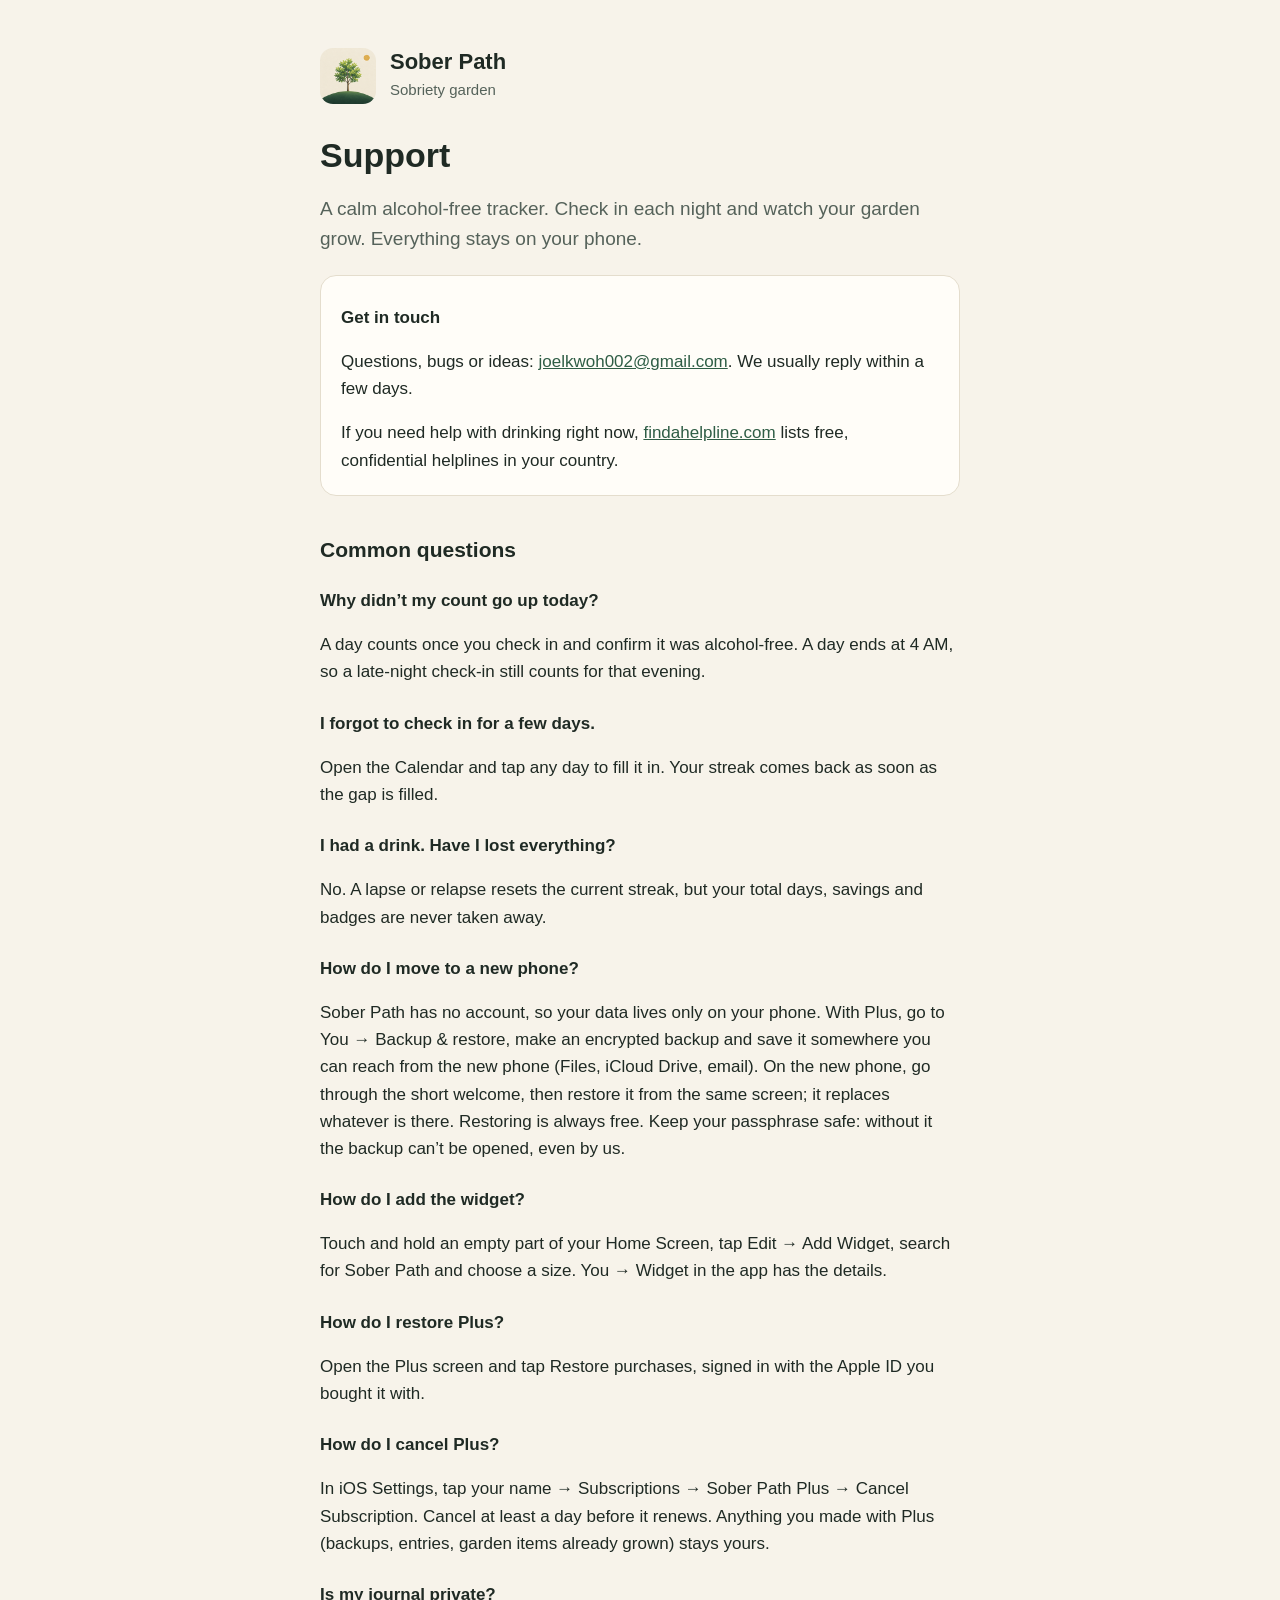
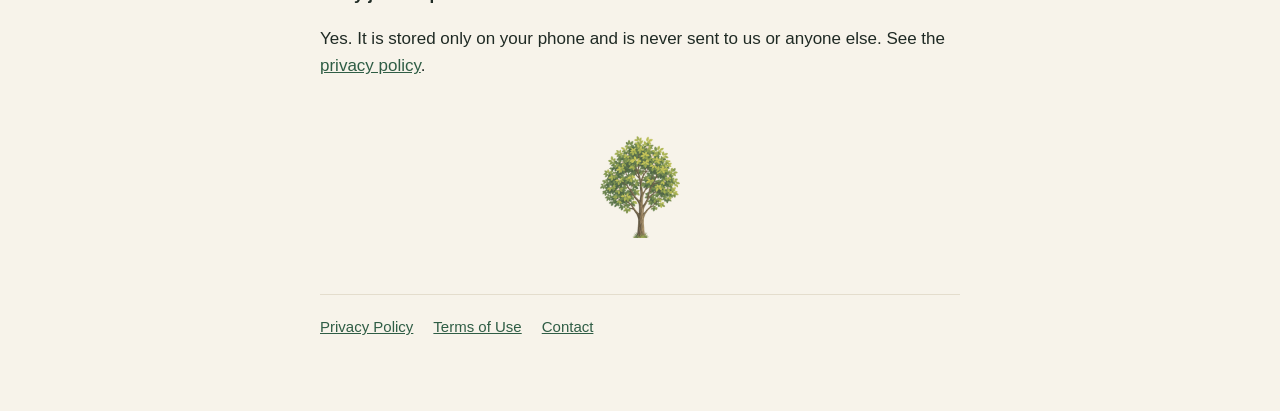
<file: index.html>
<!doctype html>
<html lang="en-GB">
<head>
  <meta charset="utf-8">
  <meta name="viewport" content="width=device-width, initial-scale=1">
  <title>Sober Path Support</title>
  <meta name="description" content="Help with Sober Path: check-ins, backups, Plus and getting in touch.">
  <link rel="icon" href="icon.png">
  <link rel="stylesheet" href="style.css">
</head>
<body>
<main>
  <header>
    <img src="icon.png" alt="">
    <div><strong>Sober Path</strong><span>Sobriety garden</span></div>
  </header>

  <h1>Support</h1>
  <p class="lede">A calm alcohol-free tracker. Check in each night and watch your garden grow. Everything stays on your phone.</p>

  <div class="card">
    <h3>Get in touch</h3>
    <p>Questions, bugs or ideas: <a href="mailto:joelkwoh002@gmail.com">joelkwoh002@gmail.com</a>. We usually reply within a few days.</p>
    <p>If you need help with drinking right now, <a href="https://findahelpline.com">findahelpline.com</a> lists free, confidential helplines in your country.</p>
  </div>

  <h2>Common questions</h2>

  <h3>Why didn’t my count go up today?</h3>
  <p>A day counts once you check in and confirm it was alcohol-free. A day ends at 4 AM, so a late-night check-in still counts for that evening.</p>

  <h3>I forgot to check in for a few days.</h3>
  <p>Open the Calendar and tap any day to fill it in. Your streak comes back as soon as the gap is filled.</p>

  <h3>I had a drink. Have I lost everything?</h3>
  <p>No. A lapse or relapse resets the current streak, but your total days, savings and badges are never taken away.</p>

  <h3>How do I move to a new phone?</h3>
  <p>Sober Path has no account, so your data lives only on your phone. With Plus, go to You → Backup &amp; restore, make an encrypted backup and save it somewhere you can reach from the new phone (Files, iCloud Drive, email). On the new phone, go through the short welcome, then restore it from the same screen; it replaces whatever is there. Restoring is always free. Keep your passphrase safe: without it the backup can’t be opened, even by us.</p>

  <h3>How do I add the widget?</h3>
  <p>Touch and hold an empty part of your Home Screen, tap Edit → Add Widget, search for Sober Path and choose a size. You → Widget in the app has the details.</p>

  <h3>How do I restore Plus?</h3>
  <p>Open the Plus screen and tap Restore purchases, signed in with the Apple ID you bought it with.</p>

  <h3>How do I cancel Plus?</h3>
  <p>In iOS Settings, tap your name → Subscriptions → Sober Path Plus → Cancel Subscription. Cancel at least a day before it renews. Anything you made with Plus (backups, entries, garden items already grown) stays yours.</p>

  <h3>Is my journal private?</h3>
  <p>Yes. It is stored only on your phone and is never sent to us or anyone else. See the <a href="privacy/">privacy policy</a>.</p>

  <img class="tree" src="tree.png" alt="">
  <footer>
    <a href="privacy/">Privacy Policy</a>
    <a href="https://www.apple.com/legal/internet-services/itunes/dev/stdeula/">Terms of Use</a>
    <a href="mailto:joelkwoh002@gmail.com">Contact</a>
  </footer>
</main>
</body>
</html>
</file>
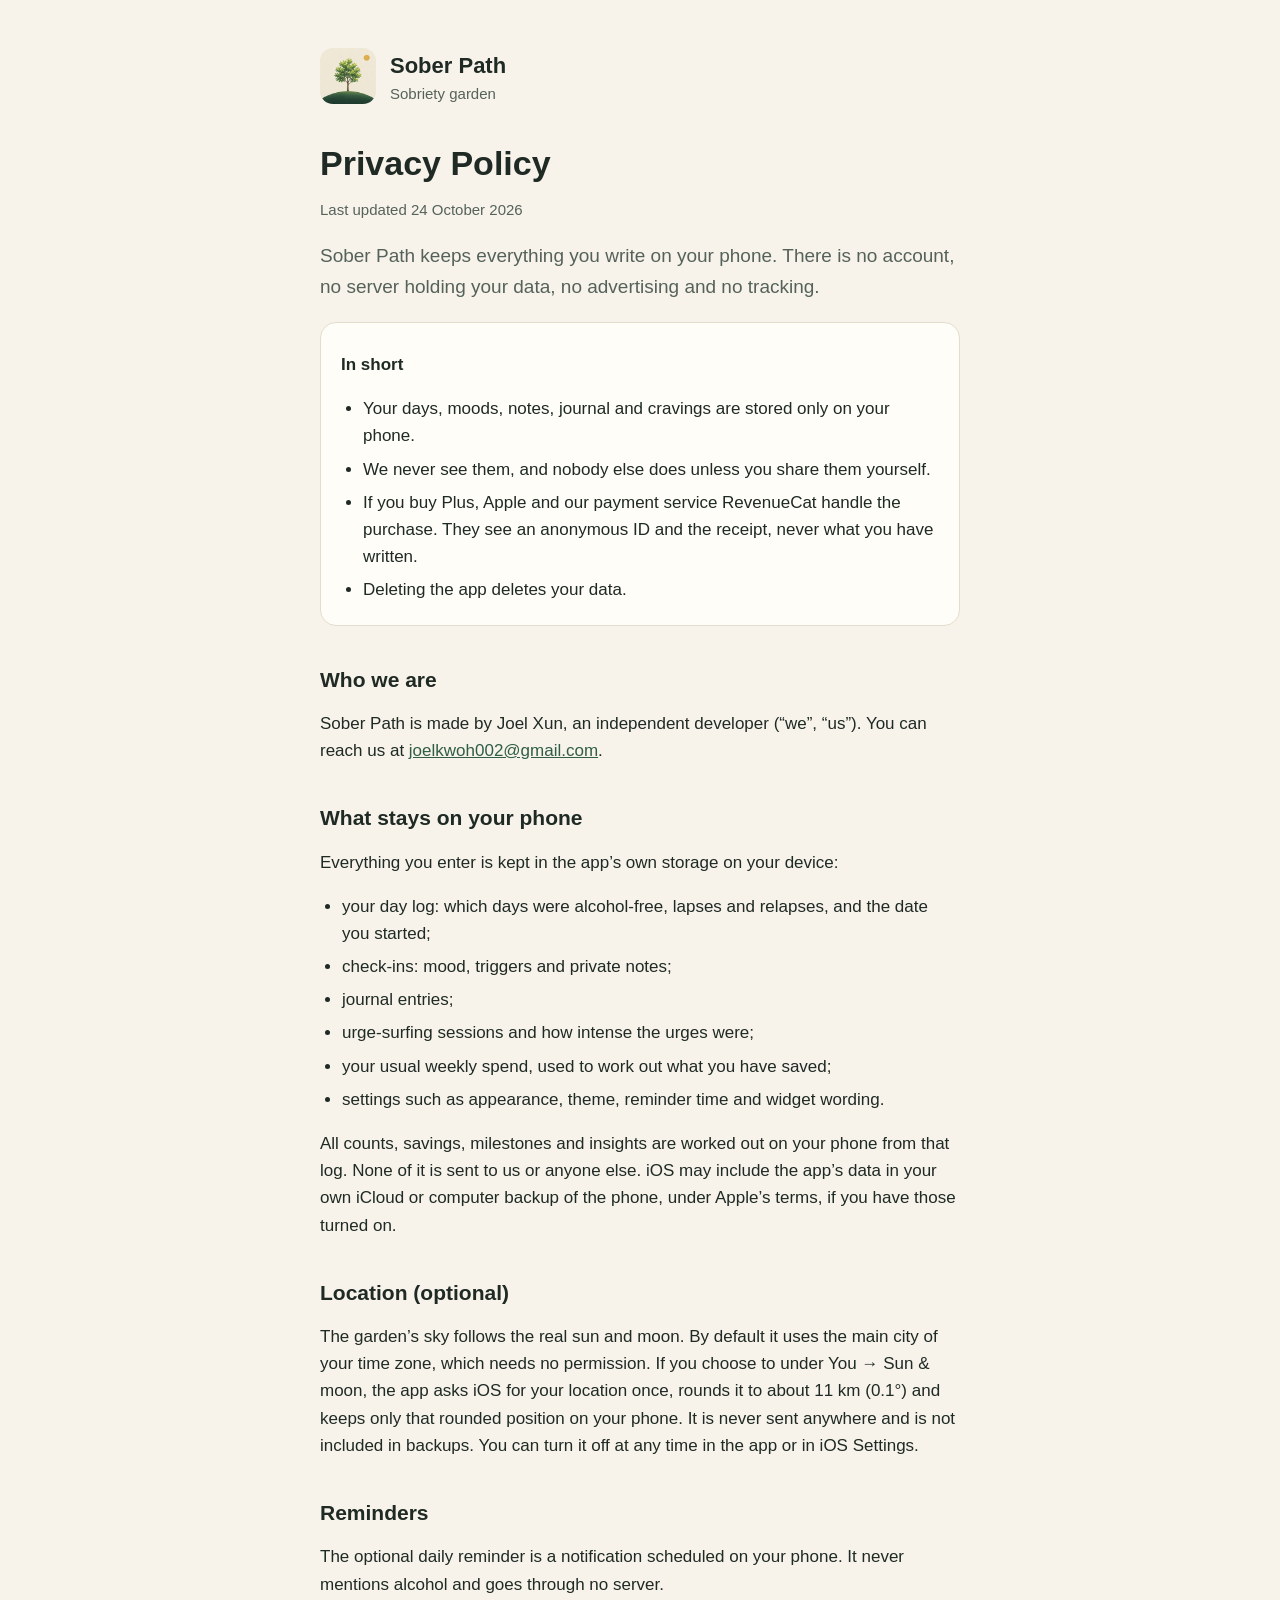
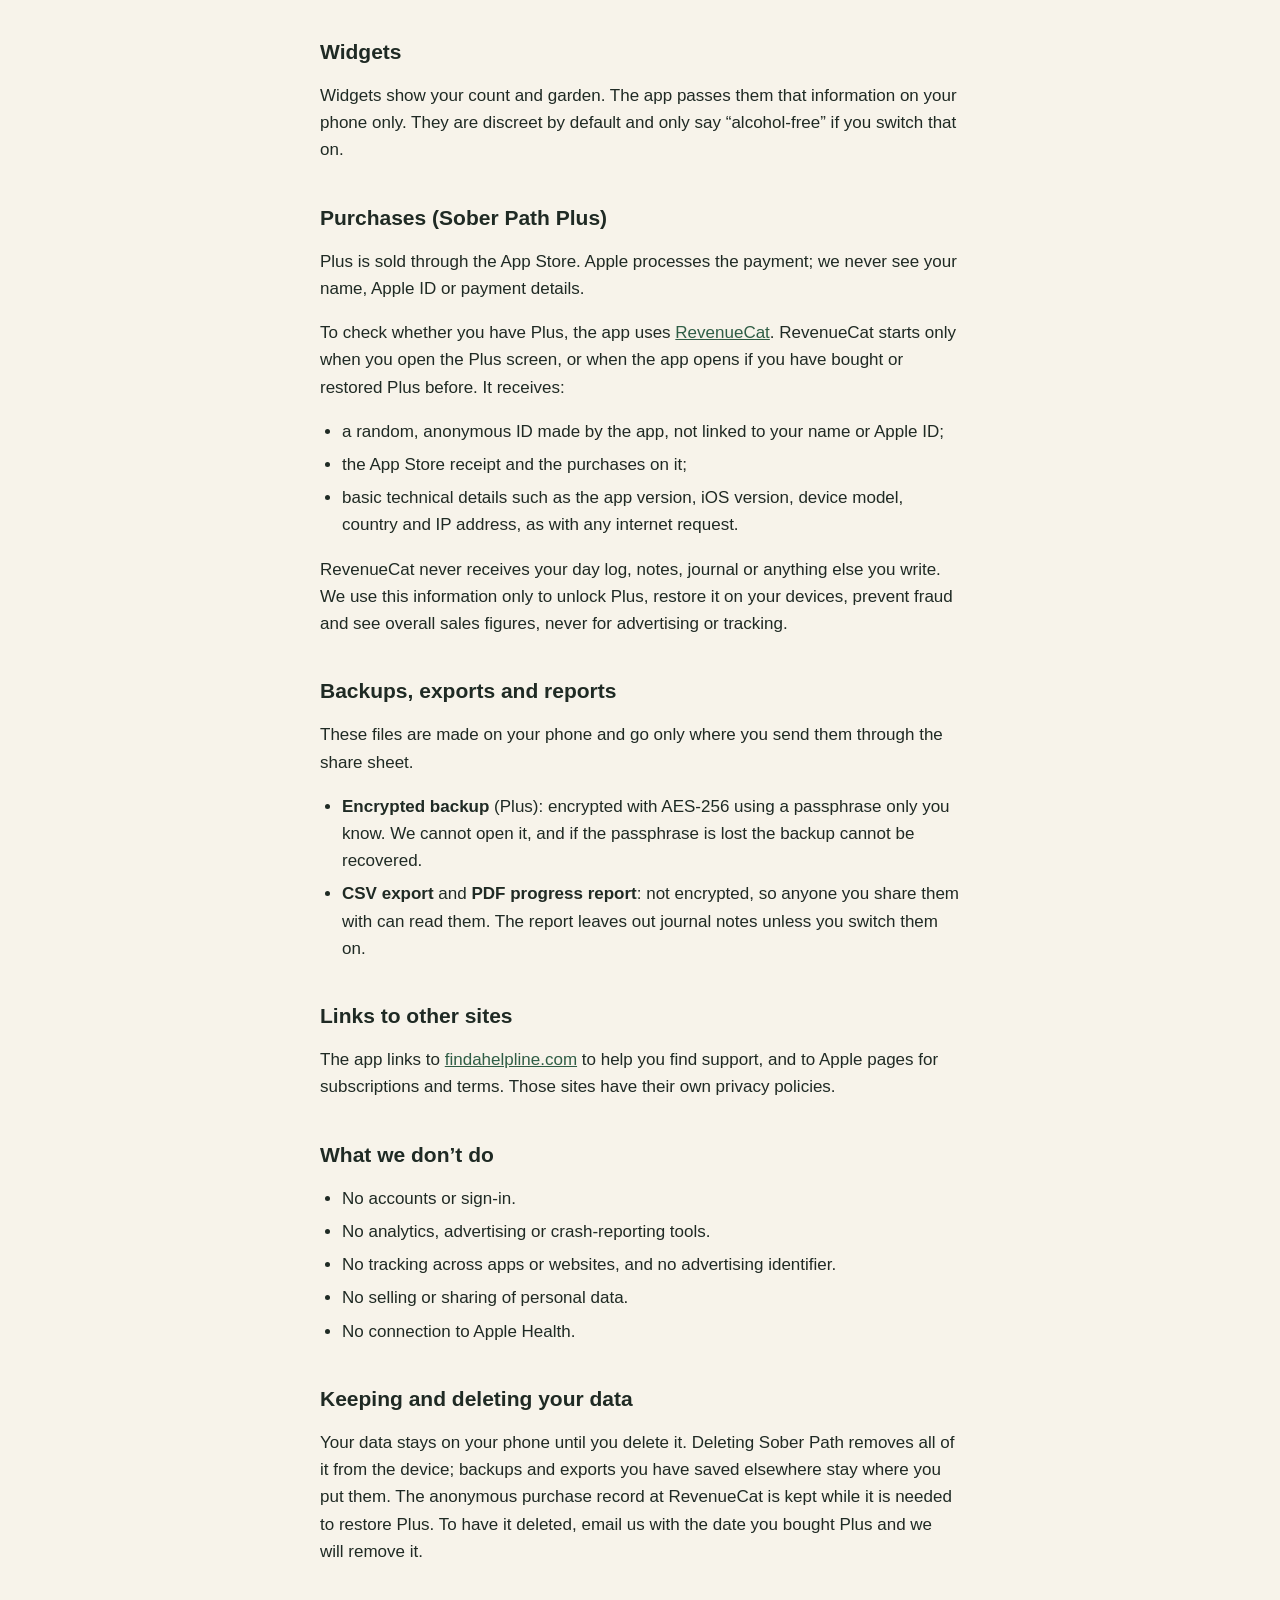
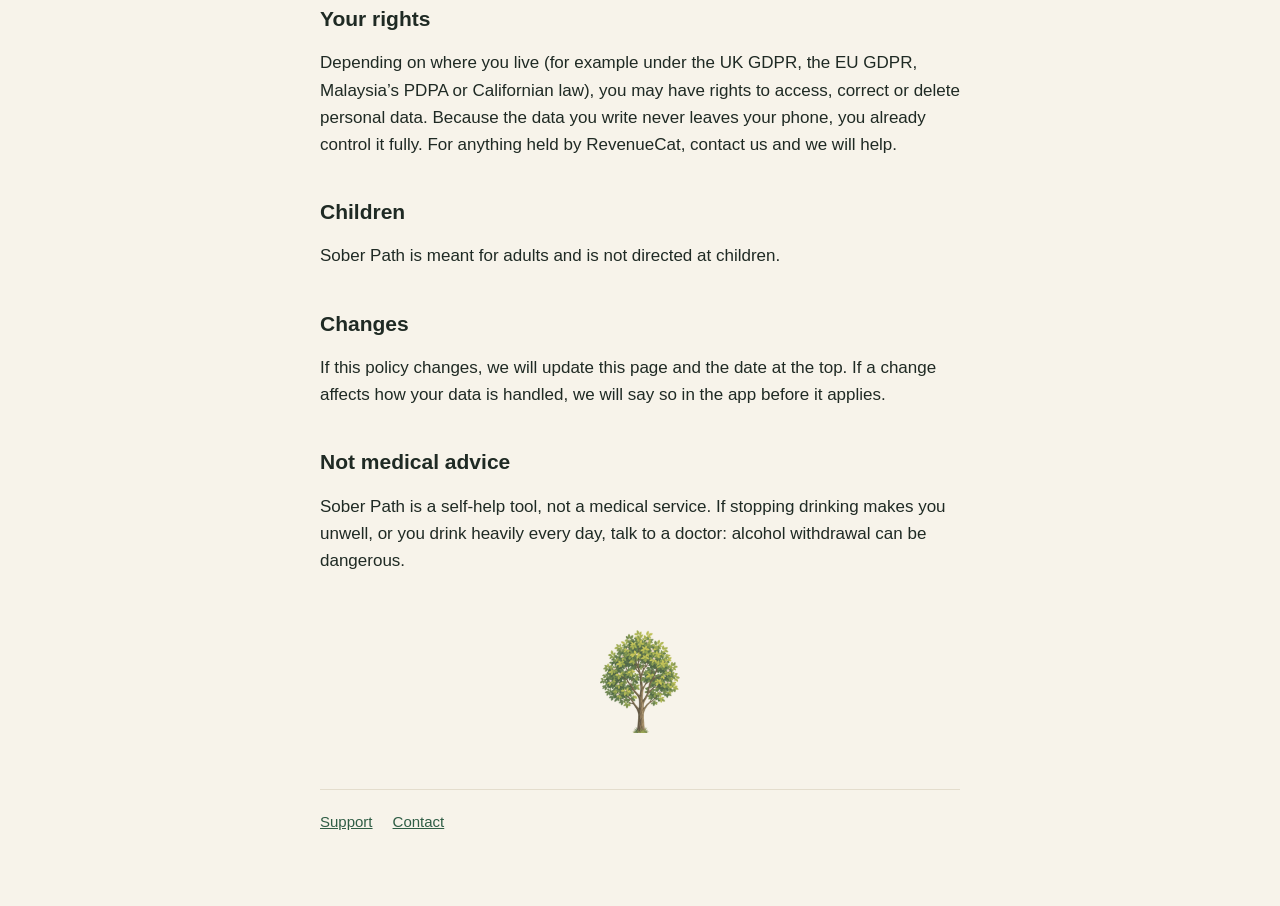
<file: privacy/index.html>
<!doctype html>
<html lang="en-GB">
<head>
  <meta charset="utf-8">
  <meta name="viewport" content="width=device-width, initial-scale=1">
  <title>Privacy Policy · Sober Path</title>
  <meta name="description" content="Sober Path keeps your days, notes and journal on your phone. No account, no tracking.">
  <link rel="icon" href="../icon.png">
  <link rel="stylesheet" href="../style.css">
</head>
<body>
<main>
  <header>
    <a href="../"><img src="../icon.png" alt=""></a>
    <a href="../"><strong>Sober Path</strong><span>Sobriety garden</span></a>
  </header>

  <h1>Privacy Policy</h1>
  <p class="updated">Last updated 24 October 2026</p>
  <p class="lede">Sober Path keeps everything you write on your phone. There is no account, no server holding your data, no advertising and no tracking.</p>

  <div class="card">
    <h3>In short</h3>
    <ul>
      <li>Your days, moods, notes, journal and cravings are stored only on your phone.</li>
      <li>We never see them, and nobody else does unless you share them yourself.</li>
      <li>If you buy Plus, Apple and our payment service RevenueCat handle the purchase. They see an anonymous ID and the receipt, never what you have written.</li>
      <li>Deleting the app deletes your data.</li>
    </ul>
  </div>

  <h2>Who we are</h2>
  <p>Sober Path is made by Joel Xun, an independent developer (“we”, “us”). You can reach us at <a href="mailto:joelkwoh002@gmail.com">joelkwoh002@gmail.com</a>.</p>

  <h2>What stays on your phone</h2>
  <p>Everything you enter is kept in the app’s own storage on your device:</p>
  <ul>
    <li>your day log: which days were alcohol-free, lapses and relapses, and the date you started;</li>
    <li>check-ins: mood, triggers and private notes;</li>
    <li>journal entries;</li>
    <li>urge-surfing sessions and how intense the urges were;</li>
    <li>your usual weekly spend, used to work out what you have saved;</li>
    <li>settings such as appearance, theme, reminder time and widget wording.</li>
  </ul>
  <p>All counts, savings, milestones and insights are worked out on your phone from that log. None of it is sent to us or anyone else. iOS may include the app’s data in your own iCloud or computer backup of the phone, under Apple’s terms, if you have those turned on.</p>

  <h2>Location (optional)</h2>
  <p>The garden’s sky follows the real sun and moon. By default it uses the main city of your time zone, which needs no permission. If you choose to under You → Sun &amp; moon, the app asks iOS for your location once, rounds it to about 11 km (0.1°) and keeps only that rounded position on your phone. It is never sent anywhere and is not included in backups. You can turn it off at any time in the app or in iOS Settings.</p>

  <h2>Reminders</h2>
  <p>The optional daily reminder is a notification scheduled on your phone. It never mentions alcohol and goes through no server.</p>

  <h2>Widgets</h2>
  <p>Widgets show your count and garden. The app passes them that information on your phone only. They are discreet by default and only say “alcohol-free” if you switch that on.</p>

  <h2>Purchases (Sober Path Plus)</h2>
  <p>Plus is sold through the App Store. Apple processes the payment; we never see your name, Apple ID or payment details.</p>
  <p>To check whether you have Plus, the app uses <a href="https://www.revenuecat.com/privacy">RevenueCat</a>. RevenueCat starts only when you open the Plus screen, or when the app opens if you have bought or restored Plus before. It receives:</p>
  <ul>
    <li>a random, anonymous ID made by the app, not linked to your name or Apple ID;</li>
    <li>the App Store receipt and the purchases on it;</li>
    <li>basic technical details such as the app version, iOS version, device model, country and IP address, as with any internet request.</li>
  </ul>
  <p>RevenueCat never receives your day log, notes, journal or anything else you write. We use this information only to unlock Plus, restore it on your devices, prevent fraud and see overall sales figures, never for advertising or tracking.</p>

  <h2>Backups, exports and reports</h2>
  <p>These files are made on your phone and go only where you send them through the share sheet.</p>
  <ul>
    <li><strong>Encrypted backup</strong> (Plus): encrypted with AES-256 using a passphrase only you know. We cannot open it, and if the passphrase is lost the backup cannot be recovered.</li>
    <li><strong>CSV export</strong> and <strong>PDF progress report</strong>: not encrypted, so anyone you share them with can read them. The report leaves out journal notes unless you switch them on.</li>
  </ul>

  <h2>Links to other sites</h2>
  <p>The app links to <a href="https://findahelpline.com">findahelpline.com</a> to help you find support, and to Apple pages for subscriptions and terms. Those sites have their own privacy policies.</p>

  <h2>What we don’t do</h2>
  <ul>
    <li>No accounts or sign-in.</li>
    <li>No analytics, advertising or crash-reporting tools.</li>
    <li>No tracking across apps or websites, and no advertising identifier.</li>
    <li>No selling or sharing of personal data.</li>
    <li>No connection to Apple Health.</li>
  </ul>

  <h2>Keeping and deleting your data</h2>
  <p>Your data stays on your phone until you delete it. Deleting Sober Path removes all of it from the device; backups and exports you have saved elsewhere stay where you put them. The anonymous purchase record at RevenueCat is kept while it is needed to restore Plus. To have it deleted, email us with the date you bought Plus and we will remove it.</p>

  <h2>Your rights</h2>
  <p>Depending on where you live (for example under the UK GDPR, the EU GDPR, Malaysia’s PDPA or Californian law), you may have rights to access, correct or delete personal data. Because the data you write never leaves your phone, you already control it fully. For anything held by RevenueCat, contact us and we will help.</p>

  <h2>Children</h2>
  <p>Sober Path is meant for adults and is not directed at children.</p>

  <h2>Changes</h2>
  <p>If this policy changes, we will update this page and the date at the top. If a change affects how your data is handled, we will say so in the app before it applies.</p>

  <h2>Not medical advice</h2>
  <p>Sober Path is a self-help tool, not a medical service. If stopping drinking makes you unwell, or you drink heavily every day, talk to a doctor: alcohol withdrawal can be dangerous.</p>

  <img class="tree" src="../tree.png" alt="">
  <footer>
    <a href="../">Support</a>
    <a href="mailto:joelkwoh002@gmail.com">Contact</a>
  </footer>
</main>
</body>
</html>
</file>
<file: style.css>
/* Sober Path's public pages (support and privacy). Forest colours from src/constants/palettes.ts. */
:root {
  --bg: #f7f3ea;
  --surface: #fffdf8;
  --text: #1f2a24;
  --text2: #55625a;
  --primary: #2f5d45;
  --rule: #e4ddcd;
  color-scheme: light dark;
}
@media (prefers-color-scheme: dark) {
  :root {
    --bg: #0f1613;
    --surface: #17211c;
    --text: #e9efe9;
    --text2: #a5b3aa;
    --primary: #8fc0a0;
    --rule: #26332c;
  }
}
* { box-sizing: border-box; }
body {
  margin: 0;
  background: var(--bg);
  color: var(--text);
  font: 17px/1.6 -apple-system, BlinkMacSystemFont, 'Segoe UI', Roboto, sans-serif;
}
main { max-width: 680px; margin: 0 auto; padding: 48px 20px 72px; }
header { display: flex; align-items: center; gap: 14px; margin-bottom: 32px; }
header img { width: 56px; height: 56px; border-radius: 13px; }
header a { color: inherit; text-decoration: none; }
header strong { font: 600 22px/1.2 ui-rounded, -apple-system, sans-serif; display: block; }
header span { color: var(--text2); font-size: 15px; }
h1 { font: 700 34px/1.15 ui-rounded, -apple-system, sans-serif; margin: 0 0 8px; }
h2 { font: 600 21px/1.3 ui-rounded, -apple-system, sans-serif; margin: 40px 0 8px; }
h3 { font-size: 17px; margin: 24px 0 4px; }
p, li { color: var(--text); }
.lede { font-size: 19px; color: var(--text2); }
.updated { color: var(--text2); font-size: 15px; }
a { color: var(--primary); }
ul { padding-left: 22px; }
li { margin: 6px 0; }
.card { background: var(--surface); border: 1px solid var(--rule); border-radius: 16px; padding: 4px 20px; margin: 20px 0; }
footer { margin-top: 56px; padding-top: 20px; border-top: 1px solid var(--rule); color: var(--text2); font-size: 15px; display: flex; gap: 20px; flex-wrap: wrap; }
.tree { display: block; width: 80px; margin: 56px auto 0; opacity: 0.9; }
</file>
